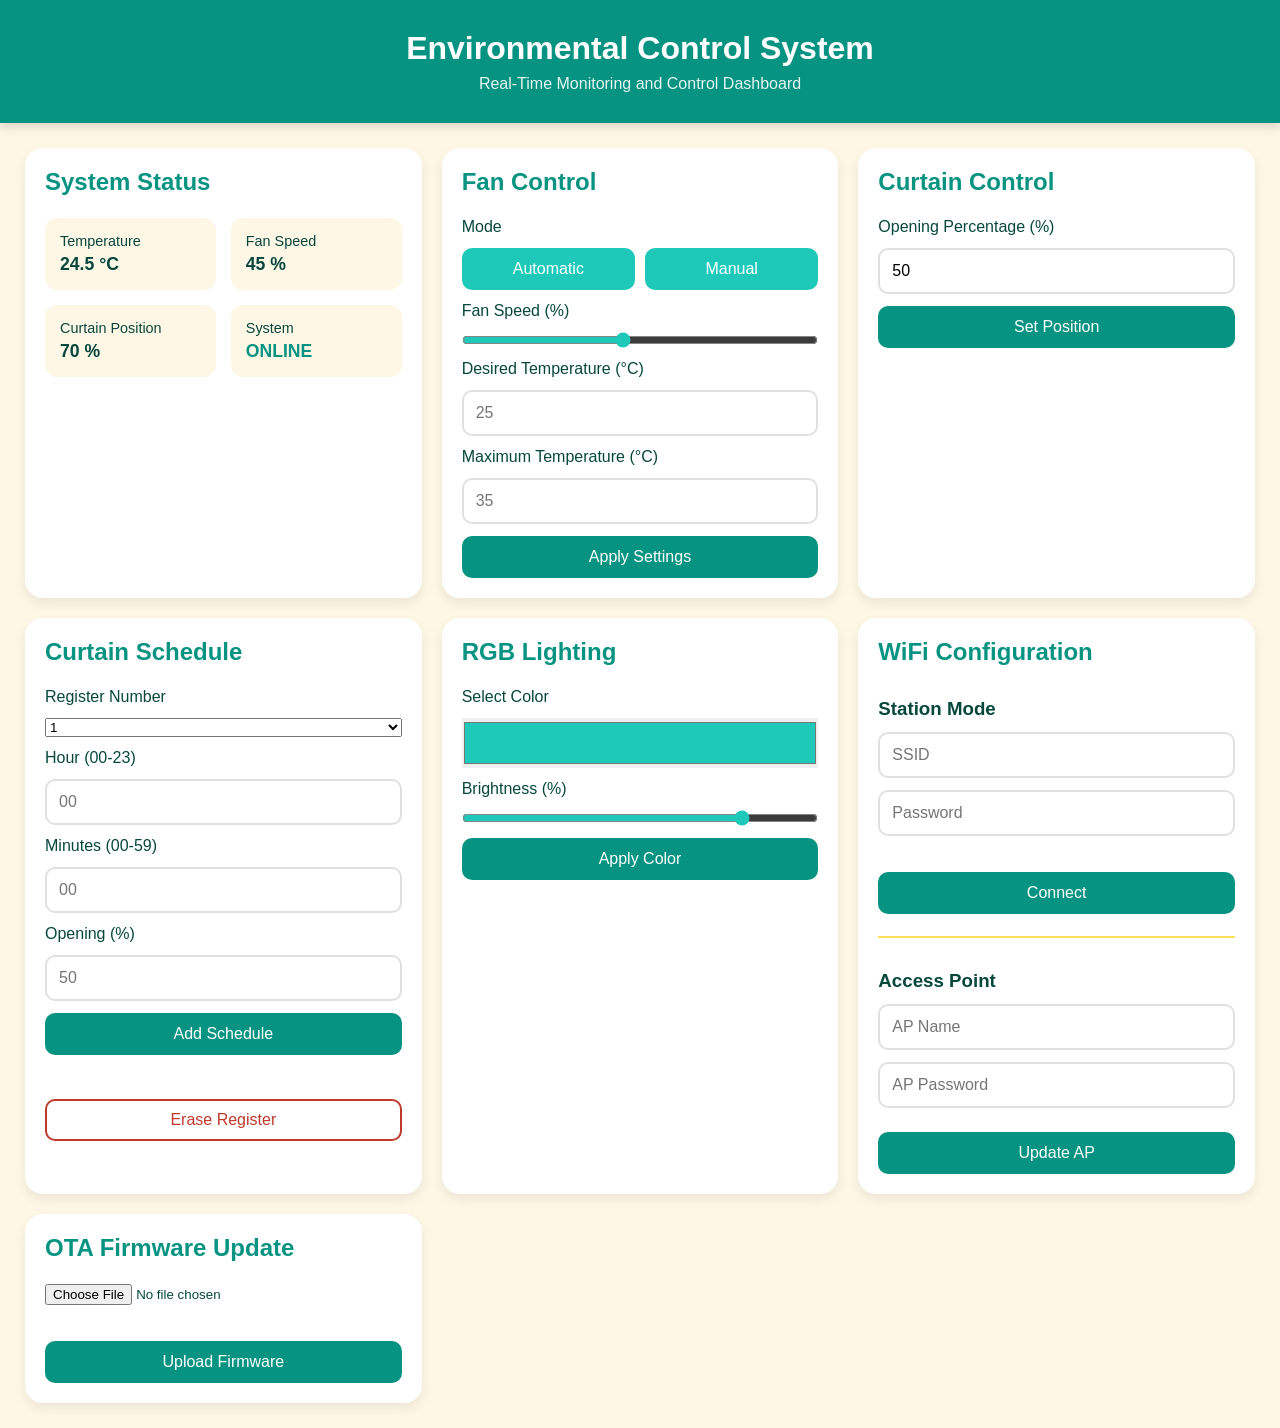
<file: Final_Project/main/webpage/index.html>
<!DOCTYPE html>
<html lang="en">

<head>
    <meta charset="UTF-8">
    <meta name="viewport" content="width=device-width, initial-scale=1.0">
    <title>Environmental Control System</title>

    <link rel="stylesheet" href="app.css">
</head>

<body>

    <header>
        <h1>Environmental Control System</h1>
        <p>Real-Time Monitoring and Control Dashboard</p>
    </header>

    <main class="dashboard">

        <!-- STATUS -->
        <section class="card">
            <h2>System Status</h2>

            <div class="status-grid">

                <div class="status-item">
                    <span>Temperature</span>
                    <strong>24.5 °C</strong>
                </div>

                <div class="status-item">
                    <span>Fan Speed</span>
                    <strong>45 %</strong>
                </div>

                <div class="status-item">
                    <span>Curtain Position</span>
                    <strong>70 %</strong>
                </div>

                <div class="status-item">
                    <span>System</span>
                    <strong class="online">ONLINE</strong>
                </div>

            </div>
        </section>

        <!-- FAN -->
        <section class="card">
            <h2>Fan Control</h2>

            <label>Mode</label>

            <div class="button-group">
                <button>Automatic</button>
                <button>Manual</button>
            </div>

            <label>Fan Speed (%)</label>
            <input type="range" min="0" max="100" value="45">

            <label>Desired Temperature (°C)</label>
            <input type="number" placeholder="25">

            <label>Maximum Temperature (°C)</label>
            <input type="number" placeholder="35">

            <button class="primary-btn">Apply Settings</button>
        </section>

        <!-- CURTAIN -->
        <section class="card">
            <h2>Curtain Control</h2>

            <label>Opening Percentage (%)</label>

            <input
                type="number"
                id="curtainPosition"
                min="0"
                max="100"
                value="50">

            <button
                id="curtainBtn"
                class="primary-btn">
                Set Position
            </button>
        </section>

        <!-- SCHEDULE -->
        <section class="card">
            <h2>Curtain Schedule</h2>

            <label>Register Number</label>
            <select id="selectNumber">
                <option value="1">1</option>
                <option value="2">2</option>
                <option value="3">3</option>
                <option value="4">4</option>
                <option value="5">5</option>
                <option value="6">6</option>
                <option value="7">7</option>
                <option value="8">8</option>
            </select>

            <label>Hour (00-23)</label>
            <input 
                type="number" 
                id="hours"
                min="0" 
                max="23"
                placeholder="00">

            <label>Minutes (00-59)</label>
            <input 
                type="number" 
                id="minutes"
                min="0" 
                max="59"
                placeholder="00">

            <label>Opening (%)</label>
            <input 
                type="number" 
                id="openingPercentage"
                min="0" 
                max="100"
                placeholder="50">

            <button 
                id="addScheduleBtn"
                onclick="send_register()"
                class="primary-btn">
                Add Schedule
            </button>

            <div id="schedule_status"></div>

            <button id="eraseScheduleBtn" class="secondary-btn">
                Erase Register
            </button>

        </section>

        <!-- RGB -->
        <section class="card">
            <h2>RGB Lighting</h2>

            <label>Select Color</label>
            <input type="color" value="#1FC9BA">

            <label>Brightness (%)</label>
            <input type="range" min="0" max="100" value="80">

            <button class="primary-btn">Apply Color</button>
        </section>

        <!-- WIFI -->
        <section class="card">
            <h2>WiFi Configuration</h2>

            <h3>Station Mode</h3>

            <input type="text" id="connect_ssid" placeholder="SSID">
            <input type="password" id="connect_pass" placeholder="Password">
            
            <div id="wifi_connect_credentials_errors"></div>
            <div id="wifi_connect_status"></div>
            
            <button id="connect_wifi" class="primary-btn">
                Connect
            </button>

            <hr>

            <h3>Access Point</h3>

            <input type="text" id="ap_ssid" placeholder="AP Name">
            <input type="password" id="ap_pass"placeholder="AP Password">
            <div id="ap_status"></div>

            <button onclick="updateAP()" class="primary-btn">Update AP</button>
            
        </section>

        <!-- OTA -->
        <section class="card">
            <h2>OTA Firmware Update</h2>

            <input type="file" id="selected_file" onchange="getFileInfo()">
            <div id="file_info"></div>
            <div id="ota_update_status"></div>
            <button class="primary-btn" onclick="updateFirmware()">Upload Firmware</button>
        </section>

    </main>

    <script src="jquery-3.3.1.min.js"></script>
    <script src="app.js"></script>

</body>

</html>
</file>
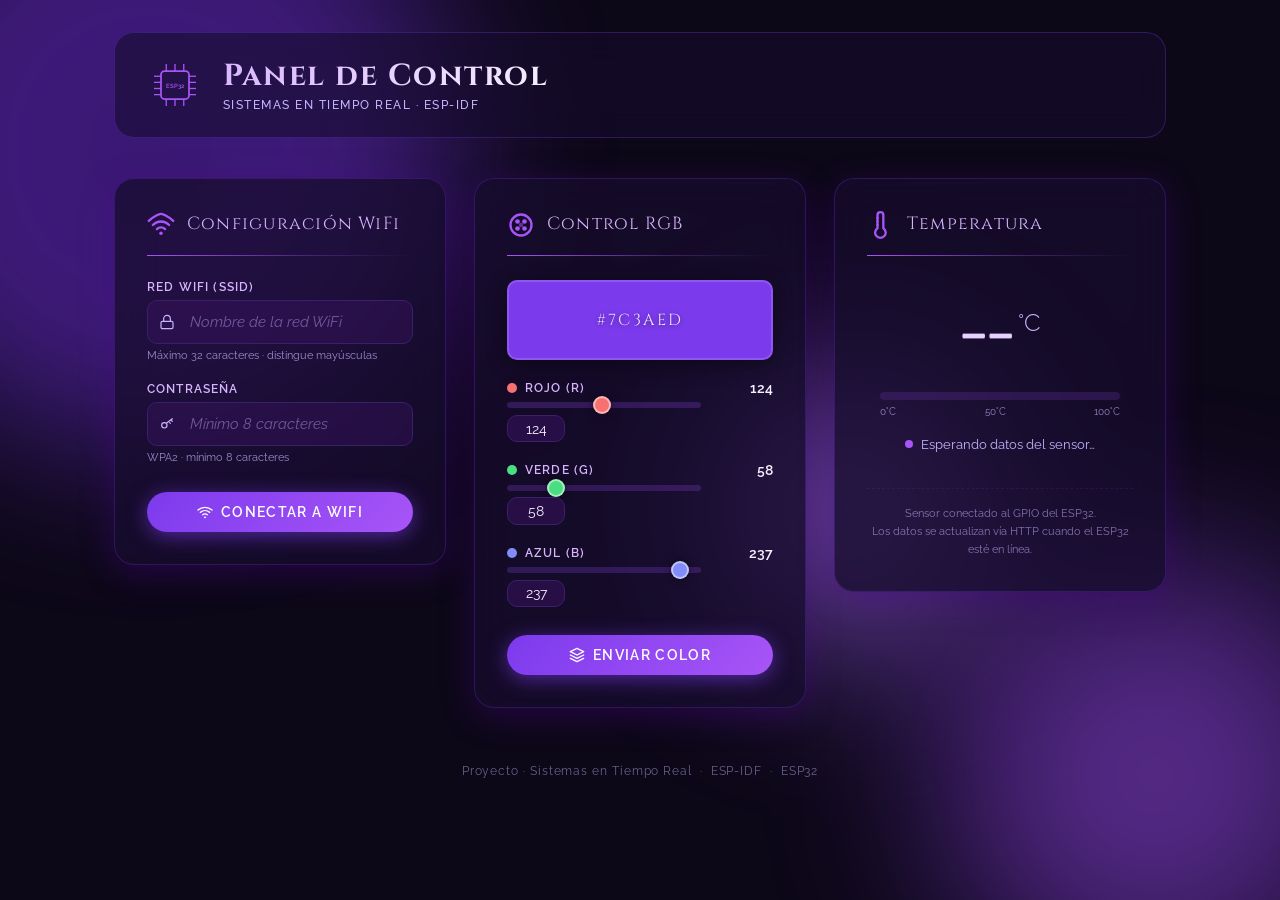
<file: led_temp_OTA_proof/main/webpage/index.html>
<!DOCTYPE html>
<!--
  ╔══════════════════════════════════════════════════════════════╗
  ║   Panel de Control ESP32 — Sistemas en Tiempo Real          ║
  ║   Archivo: index.html                                        ║
  ║   Descripción: Interfaz web para configurar WiFi,            ║
  ║                color RGB y ver temperatura desde una ESP32.  ║
  ╚══════════════════════════════════════════════════════════════╝

  ESTRUCTURA GENERAL DEL DOCUMENTO:
  ─────────────────────────────────
  El archivo HTML está dividido en dos secciones principales:
    1. <head>  → Metadatos, título, fuentes y enlace al CSS.
    2. <body>  → Todo el contenido visible de la página.

  Dentro del <body> hay tres "tarjetas" (cards):
    • Tarjeta 1: Configuración WiFi (SSID + contraseña)
    • Tarjeta 2: Control de color RGB
    • Tarjeta 3: Lectura de temperatura
-->

<html lang="es">

<!-- ═══════════════════════════════════════════════════
     HEAD — Cabecera del documento (no es visible)
     Contiene información que el navegador necesita
     antes de mostrar la página.
     ═══════════════════════════════════════════════════ -->
<head>
  <!-- Define la codificación de caracteres.
       UTF-8 permite usar tildes, ñ y otros símbolos. -->
  <meta charset="UTF-8">

  <!-- Hace que la página se vea bien en celulares.
       "width=device-width" adapta el ancho al dispositivo.
       "initial-scale=1.0" evita el zoom automático al cargar. -->
  <meta name="viewport" content="width=device-width, initial-scale=1.0">

  <!-- Título que aparece en la pestaña del navegador -->
  <title>ESP32 · Panel de Control</title>

  <!-- Importa dos fuentes de Google Fonts:
       - "Cinzel" → fuente elegante para títulos (estilo grabado)
       - "Raleway" → fuente moderna para textos y etiquetas
       El parámetro display=swap evita el parpadeo al cargar. -->
  <link rel="preconnect" href="https://fonts.googleapis.com">
  <link href="https://fonts.googleapis.com/css2?family=Cinzel:wght@400;700&family=Raleway:wght@300;400;500;600&display=swap" rel="stylesheet">

  <!-- Enlaza este HTML con el archivo de estilos CSS.
       Todos los colores, tamaños y animaciones están allá. -->
  <link rel="stylesheet" href="app.css">
</head>


<!-- ═══════════════════════════════════════════════════
     BODY — Cuerpo del documento (esto se ve en pantalla)
     ═══════════════════════════════════════════════════ -->
<body>

  <!-- ── FONDO DECORATIVO ────────────────────────────
       Este div no tiene contenido de texto, pero CSS lo
       usa para dibujar círculos de luz difusos de fondo
       (llamados "orbs"). Crean la sensación de profundidad
       tipo neón/glassmorphism.
  ─────────────────────────────────────────────────── -->
  <div class="bg-orbs" aria-hidden="true">
    <!-- Cada "orb" es un círculo borroso de color diferente.
         aria-hidden="true" significa que los lectores de
         pantalla los ignorarán (son puramente decorativos). -->
    <span class="orb orb-1"></span>
    <span class="orb orb-2"></span>
    <span class="orb orb-3"></span>
  </div>


  <!-- ── CONTENEDOR PRINCIPAL ────────────────────────
       Todo el contenido de la página vive dentro de este div.
       En CSS tiene class="wrapper", que centra todo y
       define el ancho máximo de la página.
  ─────────────────────────────────────────────────── -->
  <div class="wrapper">


    <!-- ── ENCABEZADO / HEADER ───────────────────────
         Muestra el logo y el título de la aplicación.
    ─────────────────────────────────────────────────── -->
    <header class="site-header">
      <!-- Ícono SVG de un microchip, dibujado directamente
           en HTML para no necesitar una imagen externa.
           Cada <rect> es un rectángulo, cada <line> es una
           línea que representa los pines del chip. -->
      <svg class="chip-icon" viewBox="0 0 64 64" fill="none"
           xmlns="http://www.w3.org/2000/svg" aria-label="Ícono de chip ESP32">
        <!-- Cuerpo central del chip -->
        <rect x="16" y="16" width="32" height="32" rx="4"
              stroke="currentColor" stroke-width="2"/>
        <!-- Texto ESP32 dentro del chip -->
        <text x="32" y="35" text-anchor="middle"
              font-family="Raleway" font-size="7"
              fill="currentColor" font-weight="600">ESP32</text>
        <!-- Pines del lado izquierdo del chip -->
        <line x1="8"  y1="22" x2="16" y2="22" stroke="currentColor" stroke-width="1.5"/>
        <line x1="8"  y1="29" x2="16" y2="29" stroke="currentColor" stroke-width="1.5"/>
        <line x1="8"  y1="36" x2="16" y2="36" stroke="currentColor" stroke-width="1.5"/>
        <line x1="8"  y1="43" x2="16" y2="43" stroke="currentColor" stroke-width="1.5"/>
        <!-- Pines del lado derecho -->
        <line x1="48" y1="22" x2="56" y2="22" stroke="currentColor" stroke-width="1.5"/>
        <line x1="48" y1="29" x2="56" y2="29" stroke="currentColor" stroke-width="1.5"/>
        <line x1="48" y1="36" x2="56" y2="36" stroke="currentColor" stroke-width="1.5"/>
        <line x1="48" y1="43" x2="56" y2="43" stroke="currentColor" stroke-width="1.5"/>
        <!-- Pines superiores -->
        <line x1="22" y1="8"  x2="22" y2="16" stroke="currentColor" stroke-width="1.5"/>
        <line x1="32" y1="8"  x2="32" y2="16" stroke="currentColor" stroke-width="1.5"/>
        <line x1="42" y1="8"  x2="42" y2="16" stroke="currentColor" stroke-width="1.5"/>
        <!-- Pines inferiores -->
        <line x1="22" y1="48" x2="22" y2="56" stroke="currentColor" stroke-width="1.5"/>
        <line x1="32" y1="48" x2="32" y2="56" stroke="currentColor" stroke-width="1.5"/>
        <line x1="42" y1="48" x2="42" y2="56" stroke="currentColor" stroke-width="1.5"/>
      </svg>

      <!-- Título principal y subtítulo -->
      <div class="header-text">
        <h1>Panel de Control</h1>
        <p class="subtitle">Sistemas en Tiempo Real · ESP-IDF</p>
      </div>
    </header>


    <!-- ── GRID DE TARJETAS ───────────────────────────
         Contenedor que organiza las tres tarjetas
         usando CSS Grid (definido en styles.css).
    ─────────────────────────────────────────────────── -->
    <main class="cards-grid">


      <!-- ╔═════════════════════════════════════════╗
           ║  TARJETA 1 — Configuración WiFi         ║
           ╚═════════════════════════════════════════╝
           Permite escribir el nombre de la red (SSID)
           y la contraseña para que la ESP32 se conecte. -->
      <section class="card card--wifi" aria-labelledby="wifi-title">

        <!-- Encabezado de la tarjeta: ícono + título -->
        <div class="card-header">
          <!-- Ícono WiFi dibujado en SVG -->
          <svg class="card-icon" viewBox="0 0 24 24" fill="none"
               xmlns="http://www.w3.org/2000/svg" aria-hidden="true">
            <!-- Arco exterior (señal fuerte) -->
            <path d="M1.5 8.5C5.4 4.6 10.4 2.5 12 2.5s6.6 2.1 10.5 6"
                  stroke="currentColor" stroke-width="2" stroke-linecap="round"/>
            <!-- Arco medio (señal media) -->
            <path d="M5 12c1.9-1.9 4.3-3 7-3s5.1 1.1 7 3"
                  stroke="currentColor" stroke-width="2" stroke-linecap="round"/>
            <!-- Arco interior (señal débil) -->
            <path d="M8.5 15.5c.9-.9 2.2-1.5 3.5-1.5s2.6.6 3.5 1.5"
                  stroke="currentColor" stroke-width="2" stroke-linecap="round"/>
            <!-- Punto central (dispositivo conectado) -->
            <circle cx="12" cy="19" r="1.5" fill="currentColor"/>
          </svg>
          <!-- ID "wifi-title" conecta esta etiqueta con
               aria-labelledby del <section> de arriba,
               mejorando la accesibilidad. -->
          <h2 id="wifi-title">Configuración WiFi</h2>
        </div>

        <!-- Línea decorativa bajo el encabezado -->
        <div class="card-divider"></div>

        <!-- Formulario de WiFi.
             action="#" evita que recargue la página al enviar.
             En el futuro, esto apuntaría al endpoint de la ESP32. -->
        <form class="card-form" action="#" method="post" id="wifi-form">

          <!-- ── Campo SSID ─────────────────────────
               SSID = Service Set Identifier = nombre de la red WiFi. -->
          <div class="field-group">
            <!-- <label> asocia el texto "Red WiFi (SSID)" con el
                 <input> de abajo a través de "for" e "id" iguales.
                 Al hacer clic en el label, el input se activa. -->
            <label for="ssid">Red WiFi (SSID)</label>
            <div class="input-wrapper">
              <!-- Ícono dentro del campo (solo decorativo) -->
              <svg class="input-icon" viewBox="0 0 24 24" fill="none"
                   xmlns="http://www.w3.org/2000/svg" aria-hidden="true">
                <rect x="3" y="11" width="18" height="11" rx="2"
                      stroke="currentColor" stroke-width="1.8"/>
                <path d="M7 11V7a5 5 0 0 1 10 0v4"
                      stroke="currentColor" stroke-width="1.8" stroke-linecap="round"/>
              </svg>
              <!-- Campo de texto para el nombre de la red.
                   - type="text"     → acepta cualquier texto
                   - id="ssid"       → vinculado al label
                   - name="ssid"     → nombre al enviar el formulario
                   - maxlength="32"  → WiFi permite máximo 32 caracteres en el SSID
                   - required        → no permite enviar vacío
                   - autocomplete    → sugiere redes guardadas -->
              <input
                type="text"
                id="ssid"
                name="ssid"
                maxlength="32"
                placeholder="Nombre de la red WiFi"
                required
                autocomplete="off"
                spellcheck="false"
              >
            </div>
            <!-- Texto de ayuda pequeño bajo el campo -->
            <span class="field-hint">Máximo 32 caracteres · distingue mayúsculas</span>
          </div>

          <!-- ── Campo Contraseña ────────────────────
               WPA2 requiere mínimo 8 caracteres. -->
          <div class="field-group">
            <label for="password">Contraseña</label>
            <div class="input-wrapper">
              <!-- Ícono de llave -->
              <svg class="input-icon" viewBox="0 0 24 24" fill="none"
                   xmlns="http://www.w3.org/2000/svg" aria-hidden="true">
                <circle cx="8" cy="14" r="4" stroke="currentColor" stroke-width="1.8"/>
                <path d="M12 10l8-6" stroke="currentColor"
                      stroke-width="1.8" stroke-linecap="round"/>
                <path d="M18 6l2 2" stroke="currentColor"
                      stroke-width="1.8" stroke-linecap="round"/>
                <path d="M16 10l1 1" stroke="currentColor"
                      stroke-width="1.8" stroke-linecap="round"/>
              </svg>
              <!-- Campo de contraseña.
                   - type="password"  → oculta los caracteres con ●
                   - minlength="8"    → mínimo exigido por WPA2
                   - maxlength="64"   → límite estándar de WPA2
                   - required         → obligatorio -->
              <input
                type="password"
                id="password"
                name="password"
                minlength="8"
                maxlength="64"
                placeholder="Mínimo 8 caracteres"
                required
                autocomplete="current-password"
              >
            </div>
            <span class="field-hint">WPA2 · mínimo 8 caracteres</span>
          </div>

          <!-- Botón para enviar la configuración WiFi.
               type="submit" envía el formulario con id="wifi-form". -->
          <button type="submit" class="btn btn--primary">
            <!-- Ícono de señal WiFi dentro del botón -->
            <svg viewBox="0 0 24 24" fill="none"
                 xmlns="http://www.w3.org/2000/svg" aria-hidden="true">
              <path d="M5 12.55a11 11 0 0 1 14.08 0" stroke="currentColor"
                    stroke-width="2" stroke-linecap="round"/>
              <path d="M1.42 9a16 16 0 0 1 21.16 0" stroke="currentColor"
                    stroke-width="2" stroke-linecap="round"/>
              <path d="M8.53 16.11a6 6 0 0 1 6.95 0" stroke="currentColor"
                    stroke-width="2" stroke-linecap="round"/>
              <circle cx="12" cy="20" r="1" fill="currentColor"/>
            </svg>
            Conectar a WiFi
          </button>

        </form>
      </section>


      <!-- ╔═════════════════════════════════════════╗
           ║  TARJETA 2 — Control de Color RGB       ║
           ╚═════════════════════════════════════════╝
           Permite ajustar los tres canales de color (R, G, B)
           que se enviarán al LED RGB de la ESP32.
           Rango de cada canal: 0 (apagado) a 255 (máximo). -->
      <section class="card card--rgb" aria-labelledby="rgb-title">

        <div class="card-header">
          <!-- Ícono de paleta de colores -->
          <svg class="card-icon" viewBox="0 0 24 24" fill="none"
               xmlns="http://www.w3.org/2000/svg" aria-hidden="true">
            <circle cx="12" cy="12" r="9" stroke="currentColor" stroke-width="2"/>
            <circle cx="9"  cy="9"  r="2" fill="currentColor"/>
            <circle cx="15" cy="9"  r="2" fill="currentColor"/>
            <circle cx="9"  cy="15" r="2" fill="currentColor"/>
            <circle cx="15" cy="15" r="2" fill="currentColor"/>
            <circle cx="12" cy="12" r="2" fill="currentColor" opacity="0.5"/>
          </svg>
          <h2 id="rgb-title">Control RGB</h2>
        </div>

        <div class="card-divider"></div>

        <!-- Vista previa del color resultante.
             Este div cambia de color en tiempo real cuando
             el usuario mueve los sliders (controlado por JS en el HTML). -->
        <div class="color-preview-wrap">
          <div class="color-preview" id="color-preview" aria-label="Vista previa del color seleccionado">
            <!-- Texto que muestra el valor HEX del color.
                 Se actualiza con JavaScript. -->
            <span class="color-hex" id="color-hex">#7C3AED</span>
          </div>
        </div>

        <form class="card-form" action="#" method="post" id="rgb-form">

          <!-- ── Canal Rojo (R) ──────────────────────
               Slider + campo numérico para el canal rojo. -->
          <div class="field-group field-group--rgb">
            <div class="rgb-label-row">
              <!-- Punto de color rojo para identificar el canal -->
              <span class="rgb-dot rgb-dot--r" aria-hidden="true"></span>
              <label for="red">Rojo (R)</label>
              <!-- Número que muestra el valor actual del slider.
                   "output" es una etiqueta semántica HTML para
                   valores calculados/controlados. -->
              <output class="rgb-value" id="red-val" for="red">124</output>
            </div>
            <!-- Slider (barra deslizante).
                 - type="range"  → crea un control deslizante
                 - min="0"       → valor mínimo (LED apagado)
                 - max="255"     → valor máximo (LED al 100%)
                 - value="124"   → valor inicial
                 - oninput       → JavaScript que actualiza la vista previa
                                   cada vez que se mueve el slider -->
            <input
              type="range"
              id="red"
              name="red"
              min="0"
              max="255"
              value="124"
              class="rgb-slider slider--r"
              oninput="updateColor()"
              aria-valuemin="0"
              aria-valuemax="255"
              aria-label="Canal rojo, valor entre 0 y 255"
            >
            <!-- Campo numérico que muestra/permite escribir el valor exacto.
                 Sincronizado con el slider. -->
            <input
              type="number"
              name="red_num"
              min="0"
              max="255"
              value="124"
              class="rgb-number"
              aria-label="Valor numérico del canal rojo"
              oninput="syncSliderFromNumber(this,'red')"
            >
          </div>

          <!-- ── Canal Verde (G) ────────────────────── -->
          <div class="field-group field-group--rgb">
            <div class="rgb-label-row">
              <span class="rgb-dot rgb-dot--g" aria-hidden="true"></span>
              <label for="green">Verde (G)</label>
              <output class="rgb-value" id="green-val" for="green">58</output>
            </div>
            <input
              type="range"
              id="green"
              name="green"
              min="0"
              max="255"
              value="58"
              class="rgb-slider slider--g"
              oninput="updateColor()"
              aria-valuemin="0"
              aria-valuemax="255"
              aria-label="Canal verde, valor entre 0 y 255"
            >
            <input
              type="number"
              name="green_num"
              min="0"
              max="255"
              value="58"
              class="rgb-number"
              aria-label="Valor numérico del canal verde"
              oninput="syncSliderFromNumber(this,'green')"
            >
          </div>

          <!-- ── Canal Azul (B) ─────────────────────── -->
          <div class="field-group field-group--rgb">
            <div class="rgb-label-row">
              <span class="rgb-dot rgb-dot--b" aria-hidden="true"></span>
              <label for="blue">Azul (B)</label>
              <output class="rgb-value" id="blue-val" for="blue">237</output>
            </div>
            <input
              type="range"
              id="blue"
              name="blue"
              min="0"
              max="255"
              value="237"
              class="rgb-slider slider--b"
              oninput="updateColor()"
              aria-valuemin="0"
              aria-valuemax="255"
              aria-label="Canal azul, valor entre 0 y 255"
            >
            <input
              type="number"
              name="blue_num"
              min="0"
              max="255"
              value="237"
              class="rgb-number"
              aria-label="Valor numérico del canal azul"
              oninput="syncSliderFromNumber(this,'blue')"
            >
          </div>

          <!-- Botón de envío del color RGB -->
          <button type="submit" class="btn btn--primary">
            <svg viewBox="0 0 24 24" fill="none"
                 xmlns="http://www.w3.org/2000/svg" aria-hidden="true">
              <path d="M12 2L2 7l10 5 10-5-10-5z" stroke="currentColor"
                    stroke-width="2" stroke-linejoin="round"/>
              <path d="M2 17l10 5 10-5" stroke="currentColor"
                    stroke-width="2" stroke-linecap="round" stroke-linejoin="round"/>
              <path d="M2 12l10 5 10-5" stroke="currentColor"
                    stroke-width="2" stroke-linecap="round" stroke-linejoin="round"/>
            </svg>
            Enviar Color
          </button>

        </form>
      </section>


      <!-- ╔═════════════════════════════════════════╗
           ║  TARJETA 3 — Lectura de Temperatura     ║
           ╚═════════════════════════════════════════╝
           Muestra la temperatura que reporta el sensor
           conectado a la ESP32. En esta versión es estática,
           pero en producción se actualizaría por AJAX/WebSocket. -->
      <section class="card card--temp" aria-labelledby="temp-title">

        <div class="card-header">
          <!-- Ícono de termómetro -->
          <svg class="card-icon" viewBox="0 0 24 24" fill="none"
               xmlns="http://www.w3.org/2000/svg" aria-hidden="true">
            <!-- Tubo del termómetro -->
            <path d="M14 14.76V3.5a2.5 2.5 0 0 0-5 0v11.26a4.5 4.5 0 1 0 5 0z"
                  stroke="currentColor" stroke-width="2"/>
            <!-- Líneas de graduación del termómetro -->
            <line x1="10" y1="6"  x2="8"  y2="6"  stroke="currentColor" stroke-width="1.5"/>
            <line x1="10" y1="9"  x2="8"  y2="9"  stroke="currentColor" stroke-width="1.5"/>
            <line x1="10" y1="12" x2="8"  y2="12" stroke="currentColor" stroke-width="1.5"/>
          </svg>
          <h2 id="temp-title">Temperatura</h2>
        </div>

        <div class="card-divider"></div>

        <!-- Área de visualización de la temperatura.
             role="status" indica a los lectores de pantalla
             que este valor puede actualizarse dinámicamente. -->
        <div class="temp-display" role="status" aria-live="polite">

          <!-- Valor numérico principal.
               El <span id="temp-value"> es el que se actualizaría
               desde JavaScript cuando lleguen datos del ESP32.
               Por ahora tiene "-- " como valor vacío de muestra. -->
          <div class="temp-value-wrap">
            <span class="temp-number" id="temp-value">--</span>
            <!-- Unidad de temperatura con el símbolo de grado -->
            <span class="temp-unit">°C</span>
          </div>

          <!-- Barra de progreso que representa visualmente
               qué tan alta está la temperatura en una escala de 0–100°C. -->
          <div class="temp-bar-wrap" aria-hidden="true">
            <div class="temp-bar-track">
              <!-- La anchura de esta barra se podría actualizar
                   con JavaScript: bar.style.width = (temp/100*100)+'%' -->
              <div class="temp-bar-fill" id="temp-bar" style="width: 0%"></div>
            </div>
            <!-- Etiquetas de la escala de la barra -->
            <div class="temp-bar-labels">
              <span>0°C</span>
              <span>50°C</span>
              <span>100°C</span>
            </div>
          </div>

          <!-- Mensaje de estado que indica si los datos son recientes.
               En producción cambiaría entre "En línea", "Sin señal", etc. -->
          <div class="temp-status">
            <!-- Indicador visual de estado (círculo pulsante) -->
            <span class="status-dot" aria-hidden="true"></span>
            <span class="status-text" id="temp-status-text">
              Esperando datos del sensor…
            </span>
          </div>

        </div>

        <!-- Nota informativa sobre el sensor -->
        <p class="temp-note">
          Sensor conectado al GPIO del ESP32.<br>
          Los datos se actualizan vía HTTP cuando el ESP32 esté en línea.
        </p>

      </section>

    </main><!-- fin .cards-grid -->


    <!-- ── PIE DE PÁGINA ──────────────────────────────
         Información del proyecto.
    ─────────────────────────────────────────────────── -->
    <footer class="site-footer">
      <p>Proyecto · Sistemas en Tiempo Real &nbsp;·&nbsp; ESP-IDF &nbsp;·&nbsp; ESP32</p>
    </footer>

  </div><!-- fin .wrapper -->


  <!-- ════════════════════════════════════════════════
       JAVASCRIPT EMBEBIDO
       ════════════════════════════════════════════════
       Pequeño bloque de JS al final del <body> (para que
       el HTML ya esté cargado cuando se ejecute).
       Solo maneja la interactividad local de la tarjeta RGB:
         1. Actualizar la vista previa de color.
         2. Sincronizar slider ↔ campo numérico.
  ═══════════════════════════════════════════════════ -->
  <script>
    /**
     * updateColor()
     * ─────────────
     * Se llama cada vez que el usuario mueve alguno de los
     * tres sliders de color (oninput="updateColor()").
     *
     * Hace tres cosas:
     *   1. Lee los valores actuales de R, G, B de los sliders.
     *   2. Actualiza los campos numéricos y los <output>.
     *   3. Cambia el color de fondo del recuadro de vista previa.
     *   4. Actualiza el texto HEX.
     */
    function updateColor() {
      // Lee el valor de cada slider usando getElementById.
      // El valor de un input tipo range es una cadena de texto,
      // por eso parseInt() lo convierte a número entero.
      const r = parseInt(document.getElementById('red').value);
      const g = parseInt(document.getElementById('green').value);
      const b = parseInt(document.getElementById('blue').value);

      // Actualiza los <output> que muestran el número junto al slider.
      document.getElementById('red-val').textContent   = r;
      document.getElementById('green-val').textContent = g;
      document.getElementById('blue-val').textContent  = b;

      // Actualiza los campos numéricos para mantenerlos sincronizados
      // con los sliders (los encuentra por name usando querySelector).
      document.querySelector('[name="red_num"]').value   = r;
      document.querySelector('[name="green_num"]').value = g;
      document.querySelector('[name="blue_num"]').value  = b;

      // Construye el color en formato CSS "rgb(r, g, b)"
      // y lo aplica como fondo del div de vista previa.
      const colorCSS = `rgb(${r}, ${g}, ${b})`;
      document.getElementById('color-preview').style.backgroundColor = colorCSS;

      // Convierte cada canal a hexadecimal de 2 dígitos.
      // toString(16) convierte a hex; padStart(2,'0') asegura
      // que tenga 2 dígitos (por ejemplo: 5 → "05").
      const hex = '#'
        + r.toString(16).padStart(2, '0')
        + g.toString(16).padStart(2, '0')
        + b.toString(16).padStart(2, '0');
      document.getElementById('color-hex').textContent = hex.toUpperCase();

      // Ajusta el color del texto del HEX según la luminosidad
      // para que sea legible tanto sobre colores claros como oscuros.
      // Fórmula estándar de luminancia percibida (coeficientes BT.601).
      const luminance = 0.299 * r + 0.587 * g + 0.114 * b;
      document.getElementById('color-hex').style.color
        = luminance > 128 ? '#1a0533' : '#f0e6ff';
    }

    /**
     * syncSliderFromNumber(inputEl, sliderId)
     * ─────────────────────────────────────────
     * Se llama cuando el usuario escribe un número directamente
     * en el campo numérico (en vez de mover el slider).
     *
     * Parámetros:
     *   inputEl  → el elemento <input type="number"> que disparó el evento
     *   sliderId → el id del slider correspondiente ('red', 'green' o 'blue')
     *
     * Ajusta el valor al rango 0-255 y luego llama a updateColor().
     */
    function syncSliderFromNumber(inputEl, sliderId) {
      // Clamp: asegura que el valor esté entre 0 y 255.
      // Math.min y Math.max se combinan para limitar el rango.
      let val = Math.min(255, Math.max(0, parseInt(inputEl.value) || 0));
      inputEl.value = val; // Corrige el campo si el usuario escribió fuera del rango.

      // Actualiza el slider correspondiente con el nuevo valor.
      document.getElementById(sliderId).value = val;

      // Vuelve a calcular el color con los nuevos valores.
      updateColor();
    }

    // Llama a updateColor() una vez al cargar la página
    // para que la vista previa muestre el color inicial (#7C3AED ≈ morado).
    updateColor();
  </script>

</body>
</html>
</file>
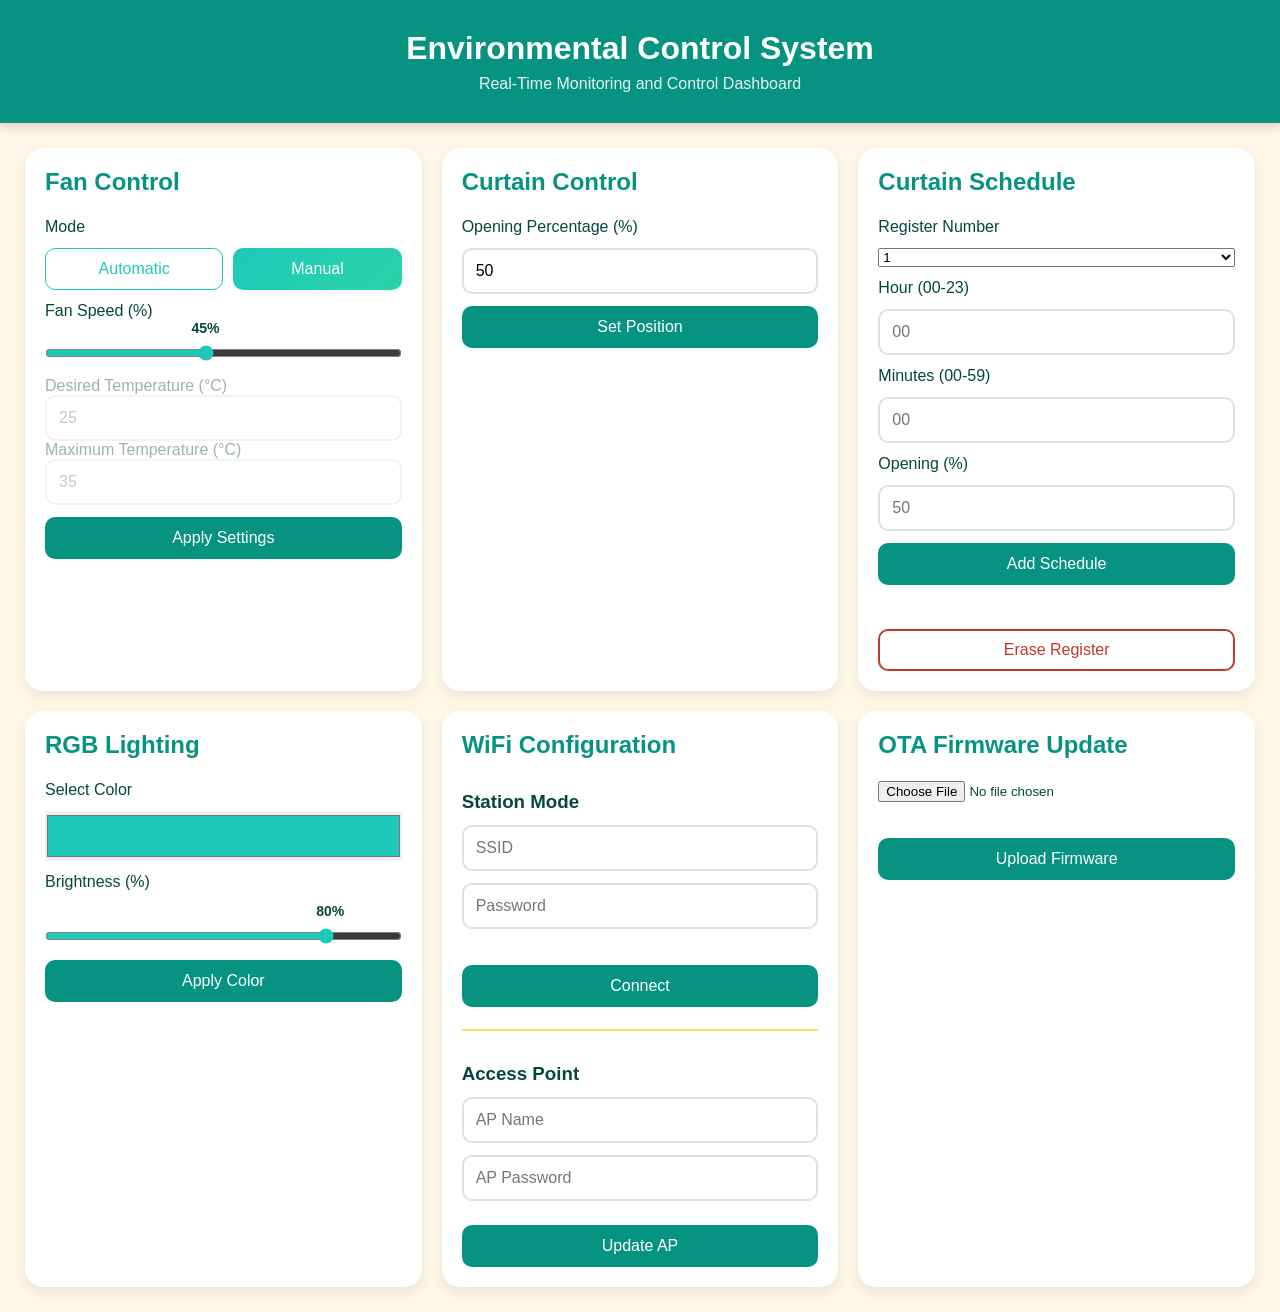
<file: Proyecto_Final/main/webpage/index.html>
<!DOCTYPE html>
<html lang="en">

<head>
    <meta charset="UTF-8">
    <meta name="viewport" content="width=device-width, initial-scale=1.0">
    <title>Environmental Control System</title>

    <link rel="stylesheet" href="app.css">
</head>

<body>

    <header>
        <h1>Environmental Control System</h1>
        <p>Real-Time Monitoring and Control Dashboard</p>
    </header>

    <main class="dashboard">

        <!-- FAN -->
        <section class="card">
            <h2>Fan Control</h2>

            <label>Mode</label>

            <div class="button-group">
                <button
                    id="fanAutoBtn"
                    class="secondary-btn">
                    Automatic
                </button>

                <button
                    id="fanManualBtn"
                    class="primary-btn">
                    Manual
                </button>
            </div>

            <div id="fanManualControls" class="control-group">
                <label>Fan Speed (%)</label>

                <div class="range-wrapper">
                    <span id="fanSpeedBubble" class="range-bubble">45%</span>

                    <input
                        type="range"
                        id="fanSpeed"
                        min="0"
                        max="100"
                        value="45">
                </div>
            </div>

            <div id="fanAutoControls" class="control-group">
                <label>Desired Temperature (°C)</label>
                <input
                    type="number"
                    id="desiredTemp"
                    placeholder="25">

                <label>Maximum Temperature (°C)</label>
                <input
                    type="number"
                    id="maxTemp"
                    placeholder="35">
            </div>

            <button
                id="fanApplyBtn"
                class="primary-btn">
                Apply Settings
            </button>
        </section>

        <!-- CURTAIN -->
        <section class="card">
            <h2>Curtain Control</h2>

            <label>Opening Percentage (%)</label>

            <input
                type="number"
                id="curtainPosition"
                min="0"
                max="100"
                value="50">

            <button
                id="curtainBtn"
                class="primary-btn">
                Set Position
            </button>
        </section>

        <!-- SCHEDULE -->
        <section class="card">
            <h2>Curtain Schedule</h2>

            <label>Register Number</label>
            <select id="selectNumber">
                <option value="1">1</option>
                <option value="2">2</option>
                <option value="3">3</option>
                <option value="4">4</option>
                <option value="5">5</option>
                <option value="6">6</option>
                <option value="7">7</option>
                <option value="8">8</option>
            </select>

            <label>Hour (00-23)</label>
            <input 
                type="number" 
                id="hours"
                min="0" 
                max="23"
                placeholder="00">

            <label>Minutes (00-59)</label>
            <input 
                type="number" 
                id="minutes"
                min="0" 
                max="59"
                placeholder="00">

            <label>Opening (%)</label>
            <input 
                type="number" 
                id="openingPercentage"
                min="0" 
                max="100"
                placeholder="50">

            <button 
                id="addScheduleBtn"
                onclick="send_register()"
                class="primary-btn">
                Add Schedule
            </button>

            <div id="schedule_status"></div>

            <button id="eraseScheduleBtn" class="secondary-btn">
                Erase Register
            </button>

        </section>

        <!-- RGB -->
        <section class="card">
            <h2>RGB Lighting</h2>

            <label>Select Color</label>
            <input
                type="color"
                id="rgbColor"
                value="#1FC9BA">

            <label>Brightness (%)</label>

            <div class="range-wrapper">
                <span id="rgbBrightnessBubble" class="range-bubble">80%</span>

                <input
                    type="range"
                    id="rgbBrightness"
                    min="0"
                    max="100"
                    value="80">
            </div>

            <button
                id="rgbApplyBtn"
                class="primary-btn">
                Apply Color
            </button>
        </section>

        <!-- WIFI -->
        <section class="card">
            <h2>WiFi Configuration</h2>

            <h3>Station Mode</h3>

            <input type="text" id="connect_ssid" placeholder="SSID">
            <input type="password" id="connect_pass" placeholder="Password">
            
            <div id="wifi_connect_credentials_errors"></div>
            <div id="wifi_connect_status"></div>
            
            <button id="connect_wifi" class="primary-btn">
                Connect
            </button>

            <hr>

            <h3>Access Point</h3>

            <input type="text" id="ap_ssid" placeholder="AP Name">
            <input type="password" id="ap_pass"placeholder="AP Password">
            <div id="ap_status"></div>

            <button onclick="updateAP()" class="primary-btn">Update AP</button>
            
        </section>

        <!-- OTA -->
        <section class="card">
            <h2>OTA Firmware Update</h2>

            <input type="file" id="selected_file" onchange="getFileInfo()">
            <div id="file_info"></div>
            <div id="ota_update_status"></div>
            <button class="primary-btn" onclick="updateFirmware()">Upload Firmware</button>
        </section>

    </main>

    <script src="jquery-3.3.1.min.js"></script>
    <script src="app.js"></script>

</body>

</html>
</file>
<file: Final_Project/main/webpage/app.css>
* {
    margin: 0;
    padding: 0;
    box-sizing: border-box;
}

body {
    font-family: Arial, Helvetica, sans-serif;
    background-color: #FFF7E6;
    color: #06473D;
}

/* HEADER */

header {
    background-color: #079382;
    color: white;
    padding: 30px;
    text-align: center;
    box-shadow: 0 4px 10px rgba(0,0,0,0.15);
}

header h1 {
    margin-bottom: 8px;
}

header p {
    opacity: 0.9;
}

/* DASHBOARD */

.dashboard {
    padding: 25px;

    display: grid;
    grid-template-columns: repeat(auto-fit, minmax(350px, 1fr));
    gap: 20px;
}

/* CARDS */

.card {
    background-color: white;

    border-radius: 18px;

    padding: 20px;

    box-shadow: 0 5px 12px rgba(0,0,0,0.08);

    display: flex;
    flex-direction: column;
    gap: 12px;
}

.card h2 {
    color: #079382;
    margin-bottom: 10px;
}

.card h3 {
    color: #06473D;
    margin-top: 10px;
}

/* STATUS */

.status-grid {
    display: grid;
    grid-template-columns: repeat(2,1fr);
    gap: 15px;
}

.status-item {
    background-color: #FFF7E6;
    border-radius: 12px;
    padding: 15px;
}

.status-item span {
    display: block;
    font-size: 0.9rem;
    margin-bottom: 5px;
}

.status-item strong {
    font-size: 1.1rem;
}

.online {
    color: #079382;
}

/* INPUTS */

input[type="text"],
input[type="password"],
input[type="number"],
input[type="time"] {

    width: 100%;

    padding: 12px;

    border: 2px solid #E0E0E0;

    border-radius: 10px;

    font-size: 1rem;
}

input[type="color"] {
    width: 100%;
    height: 50px;
    border: none;
    cursor: pointer;
}

input[type="range"] {
    width: 100%;
    accent-color: #1FC9BA;
}

/* BUTTONS */

.button-group {
    display: flex;
    gap: 10px;
}

.button-group button {
    flex: 1;
}

button {
    border: none;

    background-color: #1FC9BA;

    color: white;

    padding: 12px;

    border-radius: 10px;

    font-size: 1rem;

    cursor: pointer;

    transition: 0.3s;
}

button:hover {
    background-color: #079382;
}

.primary-btn {
    background-color: #079382;
}

.primary-btn:hover {
    background-color: #06473D;
}

/* SCHEDULE */

.schedule-list {
    margin-top: 10px;
    background-color: #FFF7E6;
    padding: 12px;
    border-radius: 10px;
}

.schedule-list p {
    margin-bottom: 6px;
}

/* SEPARATORS */

hr {
    border: none;
    height: 2px;
    background-color: #FEDF59;
    margin: 10px 0;
}

/* RESPONSIVE */

@media (max-width: 768px) {

    .dashboard {
        grid-template-columns: 1fr;
    }

    .status-grid {
        grid-template-columns: 1fr;
    }
}

.secondary-btn {
    background-color: transparent;
    color: #c0392b;
    border: 2px solid #c0392b;
    border-radius: 10px;
    padding: 10px 16px;
    font-size: 1rem;
    cursor: pointer;
}
.secondary-btn:hover {
    background-color: #c0392b;
    color: white;
}
#schedule_status {
    min-height: 1.4em;
    font-size: 0.9rem;
}
</file>
<file: led_temp_OTA_proof/main/webpage/app.css>
/*
  ╔══════════════════════════════════════════════════════════════╗
  ║   Panel de Control ESP32 — Sistemas en Tiempo Real          ║
  ║   Archivo: styles.css                                        ║
  ║   Descripción: Todos los estilos visuales de la página.      ║
  ╚══════════════════════════════════════════════════════════════╝

  ORDEN DEL ARCHIVO:
  ──────────────────
   1. Variables CSS (paleta de colores, fuentes, sombras)
   2. Reset y estilos base del documento
   3. Fondo decorativo (orbs / esferas de luz)
   4. Contenedor principal (wrapper)
   5. Encabezado (header)
   6. Grid de tarjetas
   7. Estilos comunes de tarjeta (card)
   8. Encabezado de tarjeta (card-header)
   9. Formularios, etiquetas, inputs
  10. Sliders RGB
  11. Botón principal (btn)
  12. Tarjeta de temperatura
  13. Pie de página (footer)
  14. Animaciones (@keyframes)
  15. Responsive / Media queries
*/


/* ═══════════════════════════════════════════════════════════════
   1. VARIABLES CSS — La "paleta" de todo el diseño
   ═══════════════════════════════════════════════════════════════
   Las variables CSS (también llamadas "custom properties") se
   definen con dos guiones: --nombre-variable: valor;
   Se aplican con: color: var(--nombre-variable);

   Ventaja: si queremos cambiar un color, solo lo cambiamos aquí
   y se actualiza en toda la página automáticamente.

   :root es el selector del elemento raíz (<html>), por eso las
   variables definidas aquí son accesibles en todo el documento.
*/
:root {

  /* ── Paleta de colores principal (familia morado/violeta/lila) ── */

  /* Color más oscuro, casi negro con tinte morado.
     Se usa como fondo general de la página. */
  --color-bg-deep:     #0d0818;

  /* Morado profundo. Fondo de las tarjetas (cards). */
  --color-bg-card:     #170d2e;

  /* Morado medio. Para bordes y divisores de sección. */
  --color-border:      #3b1f6b;

  /* Morado principal. Color dominante de los elementos interactivos. */
  --color-primary:     #7c3aed;

  /* Violeta más claro. Para hover y acentos. */
  --color-primary-lt:  #9d5cf7;

  /* Lila vibrante. Para brillos, glows y botones. */
  --color-accent:      #a855f7;

  /* Lila muy claro. Para el texto de ayuda y subtítulos. */
  --color-accent-lt:   #d8b4fe;

  /* Lila pálido. Para el texto del placeholder. */
  --color-accent-pale: #ede9fe;

  /* Blanco con tinte lila. Texto principal y títulos. */
  --color-text:        #f5f0ff;

  /* Lila medio-claro. Texto secundario y notas. */
  --color-text-muted:  #c4b5fd;

  /* ── Colores de los sliders RGB ── */
  --color-r:   #f87171;   /* Rojo claro pastel */
  --color-g:   #4ade80;   /* Verde claro pastel */
  --color-b:   #818cf8;   /* Azul-índigo claro */

  /* ── Sombras ──
     Las sombras se expresan en rgba() para poder controlar
     la opacidad (el último número). */

  /* Sombra suave para las tarjetas (elevación leve) */
  --shadow-card:    0 8px 32px rgba(80, 0, 150, 0.35);

  /* Resplandor morado para elementos activos/hover */
  --shadow-glow:    0 0 30px rgba(168, 85, 247, 0.4);

  /* Resplandor más intenso para botones al hacer hover */
  --shadow-btn:     0 4px 20px rgba(124, 58, 237, 0.6);

  /* ── Tipografía ── */
  --font-display: 'Cinzel', Georgia, serif;       /* Para el título principal */
  --font-body:    'Raleway', 'Trebuchet MS', sans-serif; /* Para todo lo demás */

  /* ── Bordes redondeados ── */
  --radius-card:  1.25rem;   /* 20px — bordes suaves para las tarjetas */
  --radius-input: 0.625rem;  /* 10px — bordes para inputs */
  --radius-btn:   2rem;      /* 32px — botón muy redondeado (tipo "pill") */

  /* ── Transición estándar ──
     Se aplica a casi todos los elementos interactivos.
     0.25s = un cuarto de segundo (ni muy rápido ni lento). */
  --transition: 0.25s cubic-bezier(0.4, 0, 0.2, 1);
}


/* ═══════════════════════════════════════════════════════════════
   2. RESET Y ESTILOS BASE
   ═══════════════════════════════════════════════════════════════
   Los navegadores tienen estilos propios por defecto (márgenes,
   tamaños de fuente, etc.). El "reset" los neutraliza para que
   nuestro diseño sea coherente en Chrome, Firefox, Safari, etc.
*/

/* box-sizing: border-box; — Hace que el padding y el border
   NO aumenten el tamaño total del elemento.
   Por ejemplo: un div de 200px sigue siendo 200px aunque
   tenga padding: 20px.
   El selector * aplica esto a TODOS los elementos.
   ::before y ::after son pseudo-elementos (decoraciones extra). */
*, *::before, *::after {
  box-sizing: border-box;
  margin:     0;    /* Elimina márgenes por defecto */
  padding:    0;    /* Elimina relleno por defecto */
}

/* Estilos base del documento (equivalente al <body>) */
body {
  /* Fuente principal para todo el cuerpo */
  font-family:      var(--font-body);
  /* Color de texto por defecto */
  color:            var(--color-text);
  /* Fondo oscuro base (los orbs se ven encima de este) */
  background-color: var(--color-bg-deep);
  /* Mejora la calidad de renderizado de fuentes en pantallas HiDPI */
  -webkit-font-smoothing:  antialiased;
  -moz-osx-font-smoothing: grayscale;
  /* Permite que la página haga scroll si el contenido es muy alto */
  overflow-x: hidden;
  min-height:  100vh; /* Ocupa al menos toda la altura de la ventana */
}

/* Los <h1>…<h6> heredan la fuente del body por defecto.
   Aquí los reseteamos para que no sean tan pesados. */
h1, h2, h3 {
  font-weight: normal; /* Quitamos el negrita automático */
  line-height: 1.2;    /* Interlineado más ajustado para títulos */
}


/* ═══════════════════════════════════════════════════════════════
   3. FONDO DECORATIVO — Esferas de luz (orbs)
   ═══════════════════════════════════════════════════════════════
   Técnica de "glassmorphism": círculos borrosos de colores
   colocados en el fondo para crear profundidad y atmósfera.
*/

/* Contenedor de los orbs.
   position: fixed → se queda fijo aunque se haga scroll.
   inset: 0 → equivale a top:0; right:0; bottom:0; left:0;
   (ocupa toda la pantalla).
   pointer-events: none → el usuario puede hacer clic "a través"
   de este elemento (no bloquea la interacción con la página).
   z-index: 0 → está debajo de todo el contenido. */
.bg-orbs {
  position:       fixed;
  inset:          0;
  overflow:       hidden;
  pointer-events: none;
  z-index:        0;
}

/* Estilo base de cada orb.
   Todos son círculos (border-radius: 50%) de posición absoluta
   con un desenfoque de fondo muy pronunciado (blur). */
.orb {
  position:      absolute;
  border-radius: 50%;     /* Lo hace perfectamente redondo */
  /* filter: blur() borra los bordes del círculo gradualmente,
     creando el efecto de neblina o resplandor difuso. */
  filter:        blur(80px);
  opacity:       0.55;
  /* La animación "drift" hace que el orb se mueva lentamente */
  animation:     drift 18s ease-in-out infinite alternate;
}

/* Orb 1 — grande, morado intenso, esquina superior izquierda */
.orb-1 {
  width:            600px;
  height:           600px;
  background:       radial-gradient(circle, #5b21b6, #7c3aed);
  top:             -150px;
  left:            -150px;
  animation-delay: 0s; /* Empieza sin retraso */
}

/* Orb 2 — mediano, violeta, esquina inferior derecha */
.orb-2 {
  width:            450px;
  height:           450px;
  background:       radial-gradient(circle, #a855f7, #4c1d95);
  bottom:          -100px;
  right:           -100px;
  animation-delay: -6s; /* Empieza "ya avanzada" la animación
                           para que no se mueva igual que el orb-1 */
  animation-duration: 22s;
}

/* Orb 3 — pequeño, lila, centro de la pantalla */
.orb-3 {
  width:            300px;
  height:           300px;
  background:       radial-gradient(circle, #c084fc, #7c3aed);
  top:              40%;
  left:             55%;
  animation-delay:  -12s;
  animation-duration: 26s;
}


/* ═══════════════════════════════════════════════════════════════
   4. CONTENEDOR PRINCIPAL (wrapper)
   ═══════════════════════════════════════════════════════════════
   Centra horizontalmente todo el contenido y le da un ancho máximo.
*/
.wrapper {
  position:  relative; /* Para que sea z-index > que los orbs */
  z-index:   1;         /* Encima del fondo decorativo */
  max-width:  1100px;   /* En pantallas anchas, no se estira demasiado */
  margin:     0 auto;   /* Centra el wrapper horizontalmente */
  padding:    2rem 1.5rem; /* Espacio interno: arriba/abajo 2rem, lados 1.5rem */
}


/* ═══════════════════════════════════════════════════════════════
   5. ENCABEZADO (site-header)
   ═══════════════════════════════════════════════════════════════
*/
.site-header {
  display:         flex;        /* Pone el ícono y el texto en fila */
  align-items:     center;      /* Los alinea verticalmente al centro */
  gap:             1.25rem;     /* Espacio entre el ícono y el texto */
  margin-bottom:   2.5rem;      /* Espacio debajo del header */
  padding:         1.5rem 2rem; /* Relleno interno */
  /* Fondo semi-transparente con efecto "vidrio esmerilado" */
  background:      rgba(23, 13, 46, 0.6);
  /* backdrop-filter aplica el desenfoque al fondo que está DETRÁS
     del elemento (los orbs), creando el efecto glass */
  backdrop-filter: blur(16px);
  -webkit-backdrop-filter: blur(16px); /* Compatibilidad con Safari */
  border:          1px solid rgba(124, 58, 237, 0.3);
  border-radius:   var(--radius-card);
}

/* Ícono del chip: tamaño fijo y color lila */
.chip-icon {
  width:      56px;
  height:     56px;
  color:      var(--color-accent);
  flex-shrink: 0; /* Evita que se encoja si el espacio es pequeño */
  /* Animación sutil de "pulso" para que parezca que el chip "respira" */
  animation:  pulse-icon 3s ease-in-out infinite;
}

/* Título H1 del encabezado */
.site-header h1 {
  font-family: var(--font-display); /* Fuente ornamental */
  font-size:   1.9rem;
  font-weight: 700;
  /* Gradiente en el texto: va de lila claro a blanco */
  background:  linear-gradient(135deg, var(--color-accent-lt), var(--color-text));
  /* Estas tres propiedades juntas aplican el gradiente SOLO al texto
     (no al fondo del elemento) — truco CSS para texto degradado */
  -webkit-background-clip: text;
  background-clip:         text;
  -webkit-text-fill-color: transparent;
  letter-spacing: 0.05em; /* Separa un poco las letras (elegante) */
}

/* Subtítulo debajo del H1 */
.subtitle {
  font-size:   0.78rem;
  color:       var(--color-text-muted);
  letter-spacing: 0.12em; /* Bastante separación → look de "sistema/código" */
  text-transform: uppercase; /* Todo en mayúsculas */
  margin-top:  0.2rem;
  font-weight: 500;
}


/* ═══════════════════════════════════════════════════════════════
   6. GRID DE TARJETAS
   ═══════════════════════════════════════════════════════════════
   CSS Grid es el sistema para distribuir las tarjetas en columnas.
*/
.cards-grid {
  display:               grid;
  /* repeat(auto-fit, minmax(300px, 1fr)):
     - Crea tantas columnas como quepan.
     - Cada columna tiene al menos 300px y como máximo 1 fracción
       del espacio disponible.
     - En pantallas anchas: 3 columnas. En angostas: 1. */
  grid-template-columns: repeat(auto-fit, minmax(300px, 1fr));
  gap:                   1.75rem; /* Espacio entre tarjetas */
  align-items:           start;   /* Las tarjetas de distinto alto se alinean arriba */
}


/* ═══════════════════════════════════════════════════════════════
   7. TARJETA — Estilos comunes a las tres tarjetas
   ═══════════════════════════════════════════════════════════════
*/
.card {
  background:      rgba(23, 13, 46, 0.75); /* Fondo semi-transparente */
  backdrop-filter: blur(20px);             /* Efecto glass */
  -webkit-backdrop-filter: blur(20px);
  border:          1px solid rgba(124, 58, 237, 0.25);
  border-radius:   var(--radius-card);
  padding:         2rem;
  box-shadow:      var(--shadow-card);
  /* La tarjeta "aparece" subiendo desde abajo al cargar la página */
  animation:       slide-up 0.6s ease both;
  /* "will-change: transform" le avisa al navegador que este elemento
     va a animarse, para que lo prepare en la GPU (mejor rendimiento) */
  will-change:     transform;
  transition:      transform var(--transition), box-shadow var(--transition);
}

/* Efecto de elevación al pasar el mouse sobre una tarjeta */
.card:hover {
  transform:   translateY(-4px);     /* Sube 4px */
  box-shadow:  var(--shadow-glow);   /* Agrega resplandor morado */
}

/* Retrasos de animación para que las tarjetas aparezcan en cascada
   (primero la WiFi, luego RGB, luego temperatura) */
.card--wifi { animation-delay: 0.1s; }
.card--rgb  { animation-delay: 0.25s; }
.card--temp { animation-delay: 0.4s; }


/* ═══════════════════════════════════════════════════════════════
   8. ENCABEZADO DE TARJETA
   ═══════════════════════════════════════════════════════════════
*/
.card-header {
  display:     flex;
  align-items: center;
  gap:         0.75rem;
  margin-bottom: 0.5rem;
}

/* Ícono SVG dentro del encabezado de la tarjeta */
.card-icon {
  width:      28px;
  height:     28px;
  color:      var(--color-accent); /* Lila */
  flex-shrink: 0;
}

/* Título H2 de cada tarjeta */
.card-header h2 {
  font-family:    var(--font-display);
  font-size:      1.1rem;
  letter-spacing: 0.07em;
  color:          var(--color-accent-lt); /* Lila claro */
}

/* Línea separadora decorativa entre el header y el formulario */
.card-divider {
  height:     1px;
  /* Gradiente horizontal: comienza con el color del acento,
     pasa por un tono medio y termina transparente */
  background: linear-gradient(
    90deg,
    var(--color-accent) 0%,
    rgba(168, 85, 247, 0.3) 60%,
    transparent 100%
  );
  margin:     1rem 0 1.5rem;
}


/* ═══════════════════════════════════════════════════════════════
   9. FORMULARIOS, ETIQUETAS E INPUTS
   ═══════════════════════════════════════════════════════════════
*/

/* Contenedor del formulario: los elementos se apilan verticalmente */
.card-form {
  display:        flex;
  flex-direction: column; /* Apila los hijos de arriba a abajo */
  gap:            1.25rem; /* Espacio entre cada grupo de campo */
}

/* Cada grupo contiene: label + input + hint */
.field-group {
  display:        flex;
  flex-direction: column;
  gap:            0.35rem;
}

/* Estilo de las etiquetas (label) */
.card-form label {
  font-size:      0.72rem;
  font-weight:    600;
  letter-spacing: 0.1em;
  text-transform: uppercase;     /* Mayúsculas */
  color:          var(--color-accent-lt);
}

/* Wrapper del input: posición relativa para posicionar el ícono dentro */
.input-wrapper {
  position: relative;
}

/* Ícono decorativo dentro del input (a la izquierda) */
.input-icon {
  position: absolute;
  left:     0.75rem;    /* Distancia desde el borde izquierdo */
  top:      50%;        /* Centrado vertical… */
  transform: translateY(-50%); /* …exactamente, con este truco */
  width:    16px;
  height:   16px;
  color:    var(--color-text-muted);
  pointer-events: none; /* El ícono no interfiere con clics */
  /* Transición suave cuando el input recibe el foco */
  transition: color var(--transition);
}

/* Estilos base para todos los campos de texto y contraseña */
.input-wrapper input[type="text"],
.input-wrapper input[type="password"] {
  width:           100%; /* Ocupa todo el ancho del wrapper */
  padding:         0.75rem 1rem 0.75rem 2.6rem; /* Espacio a la izquierda para el ícono */
  background:      rgba(60, 20, 100, 0.4); /* Fondo oscuro semi-transparente */
  border:          1px solid var(--color-border);
  border-radius:   var(--radius-input);
  color:           var(--color-text);
  font-family:     var(--font-body);
  font-size:       0.95rem;
  /* Transición suave en borde y sombra al recibir foco */
  transition:      border-color var(--transition), box-shadow var(--transition),
                   background var(--transition);
  /* Evita que el outline predeterminado del navegador aparezca */
  outline:         none;
}

/* Placeholder: texto gris de sugerencia dentro del input */
.input-wrapper input::placeholder {
  color:      rgba(196, 181, 253, 0.45);
  font-style: italic;
}

/* Estado :focus — cuando el input está activo (usuario escribiendo) */
.input-wrapper input:focus {
  border-color: var(--color-accent);           /* Borde lila brillante */
  background:   rgba(80, 30, 130, 0.5);        /* Fondo un poco más claro */
  box-shadow:   0 0 0 3px rgba(168, 85, 247, 0.2); /* Halo exterior suave */
}

/* Cuando el input con foco tiene el ícono al lado, lo ponemos lila */
.input-wrapper:focus-within .input-icon {
  color: var(--color-accent);
}

/* Texto de ayuda pequeño debajo del input */
.field-hint {
  font-size: 0.68rem;
  color:     var(--color-text-muted);
  opacity:   0.75;
}


/* ═══════════════════════════════════════════════════════════════
   10. CONTROL RGB — Sliders y campos numéricos
   ═══════════════════════════════════════════════════════════════
*/

/* Vista previa del color seleccionado */
.color-preview-wrap {
  margin-bottom: 1.25rem;
}

.color-preview {
  width:           100%;
  height:          80px;
  border-radius:   var(--radius-input);
  /* Color inicial — JavaScript lo actualiza en tiempo real */
  background-color: rgb(124, 58, 237);
  border:          2px solid rgba(255, 255, 255, 0.15);
  display:         flex;
  align-items:     center;
  justify-content: center;
  transition:      background-color 0.1s ease; /* Transición rápida al cambiar color */
  box-shadow:      0 4px 20px rgba(0, 0, 0, 0.4);
}

/* Texto HEX dentro del recuadro de vista previa */
.color-hex {
  font-family:    var(--font-display);
  font-size:      1rem;
  letter-spacing: 0.15em;
  color:          var(--color-text); /* JS lo ajusta según luminancia */
  text-shadow:    0 1px 4px rgba(0, 0, 0, 0.5);
  transition:     color 0.2s;
}

/* Grupo de campo para los sliders RGB:
   Tiene el label arriba, el slider abajo y el número a la derecha. */
.field-group--rgb {
  gap: 0.4rem;
}

/* Fila que contiene: punto de color + label + valor numérico */
.rgb-label-row {
  display:     flex;
  align-items: center;
  gap:         0.5rem;
}

/* Punto de color redondo junto al label */
.rgb-dot {
  width:         10px;
  height:        10px;
  border-radius: 50%;
  flex-shrink:   0;
}
.rgb-dot--r { background: var(--color-r); }
.rgb-dot--g { background: var(--color-g); }
.rgb-dot--b { background: var(--color-b); }

/* Valor numérico del canal (el <output> que JS actualiza) */
.rgb-value {
  margin-left: auto; /* Lo empuja hasta el extremo derecho */
  font-size:   0.85rem;
  font-weight: 600;
  color:       var(--color-text);
  min-width:   2.5rem;
  text-align:  right;
}

/* ── Slider (input type="range") ──
   Los navegadores tienen estilos muy distintos para los sliders.
   Reseteamos todo y construimos el nuestro desde cero. */
.rgb-slider {
  width:      calc(100% - 72px); /* Deja espacio para el input numérico */
  height:     6px;
  /* Elimina la apariencia nativa del navegador */
  appearance:         none;
  -webkit-appearance: none;
  border-radius:      3px;
  /* Fondo del "riel" del slider */
  background:         rgba(120, 60, 200, 0.3);
  outline:            none;
  cursor:             pointer;
  vertical-align:     middle;
  transition:         background var(--transition);
}

/* El "pulgar" (thumb) del slider — la bolita que se arrastra.
   Se necesita prefijo -webkit- para Chrome/Safari. */
.rgb-slider::-webkit-slider-thumb {
  appearance:         none;
  -webkit-appearance: none;
  width:        18px;
  height:       18px;
  border-radius: 50%;  /* Hace la bolita perfectamente redonda */
  cursor:        pointer;
  border:        2px solid rgba(255, 255, 255, 0.5);
  box-shadow:    0 0 8px rgba(0, 0, 0, 0.5);
  transition:    transform var(--transition), box-shadow var(--transition);
}
/* Firefox también necesita su propio selector */
.rgb-slider::-moz-range-thumb {
  width:        18px;
  height:       18px;
  border-radius: 50%;
  border:        2px solid rgba(255, 255, 255, 0.5);
  cursor:        pointer;
  box-shadow:    0 0 8px rgba(0, 0, 0, 0.4);
  transition:    transform var(--transition);
}

/* Color del thumb según el canal */
.slider--r::-webkit-slider-thumb { background: var(--color-r); }
.slider--g::-webkit-slider-thumb { background: var(--color-g); }
.slider--b::-webkit-slider-thumb { background: var(--color-b); }
.slider--r::-moz-range-thumb     { background: var(--color-r); }
.slider--g::-moz-range-thumb     { background: var(--color-g); }
.slider--b::-moz-range-thumb     { background: var(--color-b); }

/* Al pasar el mouse o al hacer foco: el thumb crece un poco */
.rgb-slider:hover::-webkit-slider-thumb,
.rgb-slider:focus::-webkit-slider-thumb {
  transform:  scale(1.2);
  box-shadow: 0 0 14px rgba(200, 100, 255, 0.5);
}

/* Campo numérico junto al slider — para escribir el valor exacto */
.rgb-number {
  width:        58px;
  padding:      0.3rem 0.4rem;
  background:   rgba(60, 20, 100, 0.5);
  border:       1px solid var(--color-border);
  border-radius: var(--radius-input);
  color:        var(--color-text);
  font-family:  var(--font-body);
  font-size:    0.85rem;
  text-align:   center;
  outline:      none;
  transition:   border-color var(--transition), box-shadow var(--transition);
  /* Quita las flechas del input number en Chrome */
  -moz-appearance: textfield;
}
.rgb-number::-webkit-outer-spin-button,
.rgb-number::-webkit-inner-spin-button {
  -webkit-appearance: none; /* Quita las flechas en Chrome/Safari */
}
.rgb-number:focus {
  border-color: var(--color-accent);
  box-shadow:   0 0 0 2px rgba(168, 85, 247, 0.2);
}


/* ═══════════════════════════════════════════════════════════════
   11. BOTÓN PRINCIPAL
   ═══════════════════════════════════════════════════════════════
*/
.btn {
  display:         flex;
  align-items:     center;
  justify-content: center;
  gap:             0.5rem;   /* Espacio entre ícono SVG y texto */
  padding:         0.75rem 1.5rem;
  border:          none;     /* Sin borde nativo del navegador */
  border-radius:   var(--radius-btn); /* Muy redondeado (pill) */
  font-family:     var(--font-body);
  font-size:       0.85rem;
  font-weight:     600;
  letter-spacing:  0.1em;
  text-transform:  uppercase;
  cursor:          pointer;   /* Muestra la mano al pasar encima */
  transition:      transform var(--transition), box-shadow var(--transition),
                   background var(--transition);
  margin-top:      0.5rem;
}

/* Ícono SVG dentro del botón */
.btn svg {
  width:  16px;
  height: 16px;
  stroke: currentColor; /* Hereda el color del botón */
}

/* Variante principal: fondo con gradiente morado */
.btn--primary {
  /* Gradiente de morado oscuro a lila brillante */
  background:  linear-gradient(135deg, var(--color-primary) 0%, var(--color-accent) 100%);
  color:       #fff;
  box-shadow:  var(--shadow-btn);
}

/* Hover: el botón sube y brilla más */
.btn--primary:hover {
  transform:   translateY(-2px);
  box-shadow:  0 6px 28px rgba(124, 58, 237, 0.75);
  background:  linear-gradient(135deg, var(--color-primary-lt) 0%, #c084fc 100%);
}

/* Al hacer clic: el botón baja un poco (efecto de presión) */
.btn--primary:active {
  transform:  translateY(0);
  box-shadow: 0 2px 10px rgba(124, 58, 237, 0.5);
}

/* Accesibilidad: muestra un halo al navegar con teclado */
.btn:focus-visible {
  outline:        2px solid var(--color-accent);
  outline-offset: 3px;
}


/* ═══════════════════════════════════════════════════════════════
   12. TARJETA DE TEMPERATURA
   ═══════════════════════════════════════════════════════════════
*/

/* Área central de visualización del valor */
.temp-display {
  padding:      1.25rem 0;
  text-align:   center;
}

/* Fila que tiene el número grande y la unidad °C */
.temp-value-wrap {
  display:     flex;
  align-items: flex-start; /* La unidad se alinea arriba */
  justify-content: center;
  gap:         0.25rem;
  margin-bottom: 1.25rem;
}

/* Número grande de temperatura */
.temp-number {
  font-family:  var(--font-display);
  font-size:    4.5rem;
  font-weight:  700;
  line-height:  1;
  /* Gradiente lila en el número */
  background:   linear-gradient(180deg, var(--color-text) 0%, var(--color-accent-lt) 100%);
  -webkit-background-clip: text;
  background-clip:         text;
  -webkit-text-fill-color: transparent;
}

/* Símbolo °C pequeño en la esquina superior derecha del número */
.temp-unit {
  font-family:  var(--font-body);
  font-size:    1.5rem;
  font-weight:  300;
  color:        var(--color-text-muted);
  padding-top:  0.5rem; /* Baja para alinearse con la parte alta del número */
}

/* Contenedor de la barra de temperatura */
.temp-bar-wrap {
  margin:       0 auto 1.25rem;
  max-width:    240px;
}

/* El "riel" gris de la barra */
.temp-bar-track {
  height:        8px;
  background:    rgba(100, 50, 160, 0.3);
  border-radius: 4px;
  overflow:      hidden; /* La barra de relleno no se sale del riel */
}

/* La barra de relleno que representa el valor de temperatura.
   Su width se controla desde JavaScript o inline style. */
.temp-bar-fill {
  height:     100%;
  border-radius: 4px;
  /* Gradiente de frío (lila) a caliente (naranja) */
  background: linear-gradient(90deg, #818cf8 0%, #a855f7 40%, #f87171 100%);
  transition: width 0.5s ease; /* Animación suave al cambiar el ancho */
}

/* Etiquetas de escala bajo la barra */
.temp-bar-labels {
  display:         flex;
  justify-content: space-between;
  font-size:       0.65rem;
  color:           var(--color-text-muted);
  margin-top:      0.3rem;
  opacity:         0.7;
}

/* Fila del indicador de estado ("En línea", "Esperando…") */
.temp-status {
  display:     flex;
  align-items: center;
  justify-content: center;
  gap:         0.5rem;
  font-size:   0.8rem;
  color:       var(--color-text-muted);
}

/* Círculo pulsante de estado (verde = OK, gris = esperando) */
.status-dot {
  width:         8px;
  height:        8px;
  border-radius: 50%;
  background:    var(--color-accent);
  /* La animación "blink" hace que parpadee suavemente */
  animation:     blink 2s ease-in-out infinite;
  flex-shrink:   0;
}

/* Nota de información bajo el display de temperatura */
.temp-note {
  font-size:   0.7rem;
  color:       var(--color-text-muted);
  text-align:  center;
  opacity:     0.6;
  line-height: 1.6;
  margin-top:  1rem;
  padding-top: 1rem;
  /* Línea punteada arriba como separador sutil */
  border-top:  1px dashed rgba(124, 58, 237, 0.25);
}


/* ═══════════════════════════════════════════════════════════════
   13. PIE DE PÁGINA (site-footer)
   ═══════════════════════════════════════════════════════════════
*/
.site-footer {
  text-align:  center;
  margin-top:  2.5rem;
  padding:     1rem;
  font-size:   0.72rem;
  color:       var(--color-text-muted);
  opacity:     0.5;
  letter-spacing: 0.08em;
}


/* ═══════════════════════════════════════════════════════════════
   14. ANIMACIONES (@keyframes)
   ═══════════════════════════════════════════════════════════════
   Los @keyframes definen QUÉ cambia en una animación.
   Se invocan con la propiedad "animation:" en el selector.
*/

/* slide-up: la tarjeta aparece subiendo desde abajo con fade-in */
@keyframes slide-up {
  from {
    opacity:   0;
    transform: translateY(28px); /* Empieza 28px abajo */
  }
  to {
    opacity:   1;
    transform: translateY(0);    /* Llega a su posición normal */
  }
}

/* drift: los orbs se mueven suavemente (traslación + escala) */
@keyframes drift {
  from {
    transform: translate(0, 0) scale(1);
  }
  to {
    transform: translate(30px, -40px) scale(1.08);
  }
}

/* pulse-icon: el ícono del chip "late" suavemente */
@keyframes pulse-icon {
  0%, 100% { opacity: 1;    transform: scale(1); }
  50%      { opacity: 0.75; transform: scale(0.95); }
}

/* blink: el punto de estado parpadea */
@keyframes blink {
  0%, 100% { opacity: 1; }
  50%      { opacity: 0.3; }
}


/* ═══════════════════════════════════════════════════════════════
   15. RESPONSIVE — Adaptaciones para pantallas pequeñas
   ═══════════════════════════════════════════════════════════════
   Los @media queries aplican estilos SOLO cuando se cumplen
   ciertas condiciones (ej: pantalla menor a 600px).

   max-width: 600px → aplica cuando el ancho de la ventana
   es de 600px o menos (celulares).
*/
@media (max-width: 600px) {

  /* Reducir relleno del wrapper en móvil */
  .wrapper {
    padding: 1rem;
  }

  /* El header apila el ícono y el texto verticalmente */
  .site-header {
    flex-direction: column;
    text-align:     center;
    gap:            0.75rem;
    padding:        1.25rem 1rem;
  }

  /* Título más pequeño en móvil */
  .site-header h1 {
    font-size: 1.5rem;
  }

  /* Las tarjetas tienen menos relleno en móvil */
  .card {
    padding: 1.5rem 1.25rem;
  }

  /* El número de temperatura es más pequeño en móvil */
  .temp-number {
    font-size: 3.5rem;
  }

  /* El slider ocupa más espacio (menos lugar para el número) */
  .rgb-slider {
    width: calc(100% - 66px);
  }
}
</file>
<file: Proyecto_Final/main/webpage/app.css>
* {
    margin: 0;
    padding: 0;
    box-sizing: border-box;
}

body {
    font-family: Arial, Helvetica, sans-serif;
    background-color: #FFF7E6;
    color: #06473D;
}

/* HEADER */

header {
    background-color: #079382;
    color: white;
    padding: 30px;
    text-align: center;
    box-shadow: 0 4px 10px rgba(0,0,0,0.15);
}

header h1 {
    margin-bottom: 8px;
}

header p {
    opacity: 0.9;
}

/* DASHBOARD */

.dashboard {
    padding: 25px;

    display: grid;
    grid-template-columns: repeat(auto-fit, minmax(350px, 1fr));
    gap: 20px;
}

/* CARDS */

.card {
    background-color: white;

    border-radius: 18px;

    padding: 20px;

    box-shadow: 0 5px 12px rgba(0,0,0,0.08);

    display: flex;
    flex-direction: column;
    gap: 12px;
}

.card h2 {
    color: #079382;
    margin-bottom: 10px;
}

.card h3 {
    color: #06473D;
    margin-top: 10px;
}

/* STATUS */

.status-grid {
    display: grid;
    grid-template-columns: repeat(2,1fr);
    gap: 15px;
}

.status-item {
    background-color: #FFF7E6;
    border-radius: 12px;
    padding: 15px;
}

.status-item span {
    display: block;
    font-size: 0.9rem;
    margin-bottom: 5px;
}

.status-item strong {
    font-size: 1.1rem;
}

.online {
    color: #079382;
}

/* INPUTS */

input[type="text"],
input[type="password"],
input[type="number"],
input[type="time"] {

    width: 100%;

    padding: 12px;

    border: 2px solid #E0E0E0;

    border-radius: 10px;

    font-size: 1rem;
}

input[type="color"] {
    width: 100%;
    height: 50px;
    border: none;
    cursor: pointer;
}

input[type="range"] {
    width: 100%;
    accent-color: #1FC9BA;
}

/* BUTTONS */

.button-group {
    display: flex;
    gap: 10px;
}

.button-group button {
    flex: 1;
}

button {
    border: none;

    background-color: #1FC9BA;

    color: white;

    padding: 12px;

    border-radius: 10px;

    font-size: 1rem;

    cursor: pointer;

    transition: 0.3s;
}

button:hover {
    background-color: #079382;
}

.primary-btn {
    background-color: #079382;
}

.primary-btn:hover {
    background-color: #06473D;
}

/* SCHEDULE */

.schedule-list {
    margin-top: 10px;
    background-color: #FFF7E6;
    padding: 12px;
    border-radius: 10px;
}

.schedule-list p {
    margin-bottom: 6px;
}

/* SEPARATORS */

hr {
    border: none;
    height: 2px;
    background-color: #FEDF59;
    margin: 10px 0;
}

/* RESPONSIVE */

@media (max-width: 768px) {

    .dashboard {
        grid-template-columns: 1fr;
    }

    .status-grid {
        grid-template-columns: 1fr;
    }
}

.secondary-btn {
    background-color: transparent;
    color: #c0392b;
    border: 2px solid #c0392b;
    border-radius: 10px;
    padding: 10px 16px;
    font-size: 1rem;
    cursor: pointer;
}
.secondary-btn:hover {
    background-color: #c0392b;
    color: white;
}
#schedule_status {
    min-height: 1.4em;
    font-size: 0.9rem;
}

.range-wrapper {
    position: relative;
    width: 100%;
    padding-top: 25px;
}

.range-bubble {
    position: absolute;
    top: 0;
    left: 45%;
    transform: translateX(-50%);
    font-weight: bold;
    font-size: 14px;
}

.control-group.disabled {
    opacity: 0.4;
    pointer-events: none;
}

.button-group button.primary-btn {
    background: linear-gradient(135deg, #1fc9ba, #29d3a7);
    color: white;
    border: none;
}

.button-group button.secondary-btn {
    background: white;
    color: #1fc9ba;
    border: 1px solid #1fc9ba;
}
</file>
